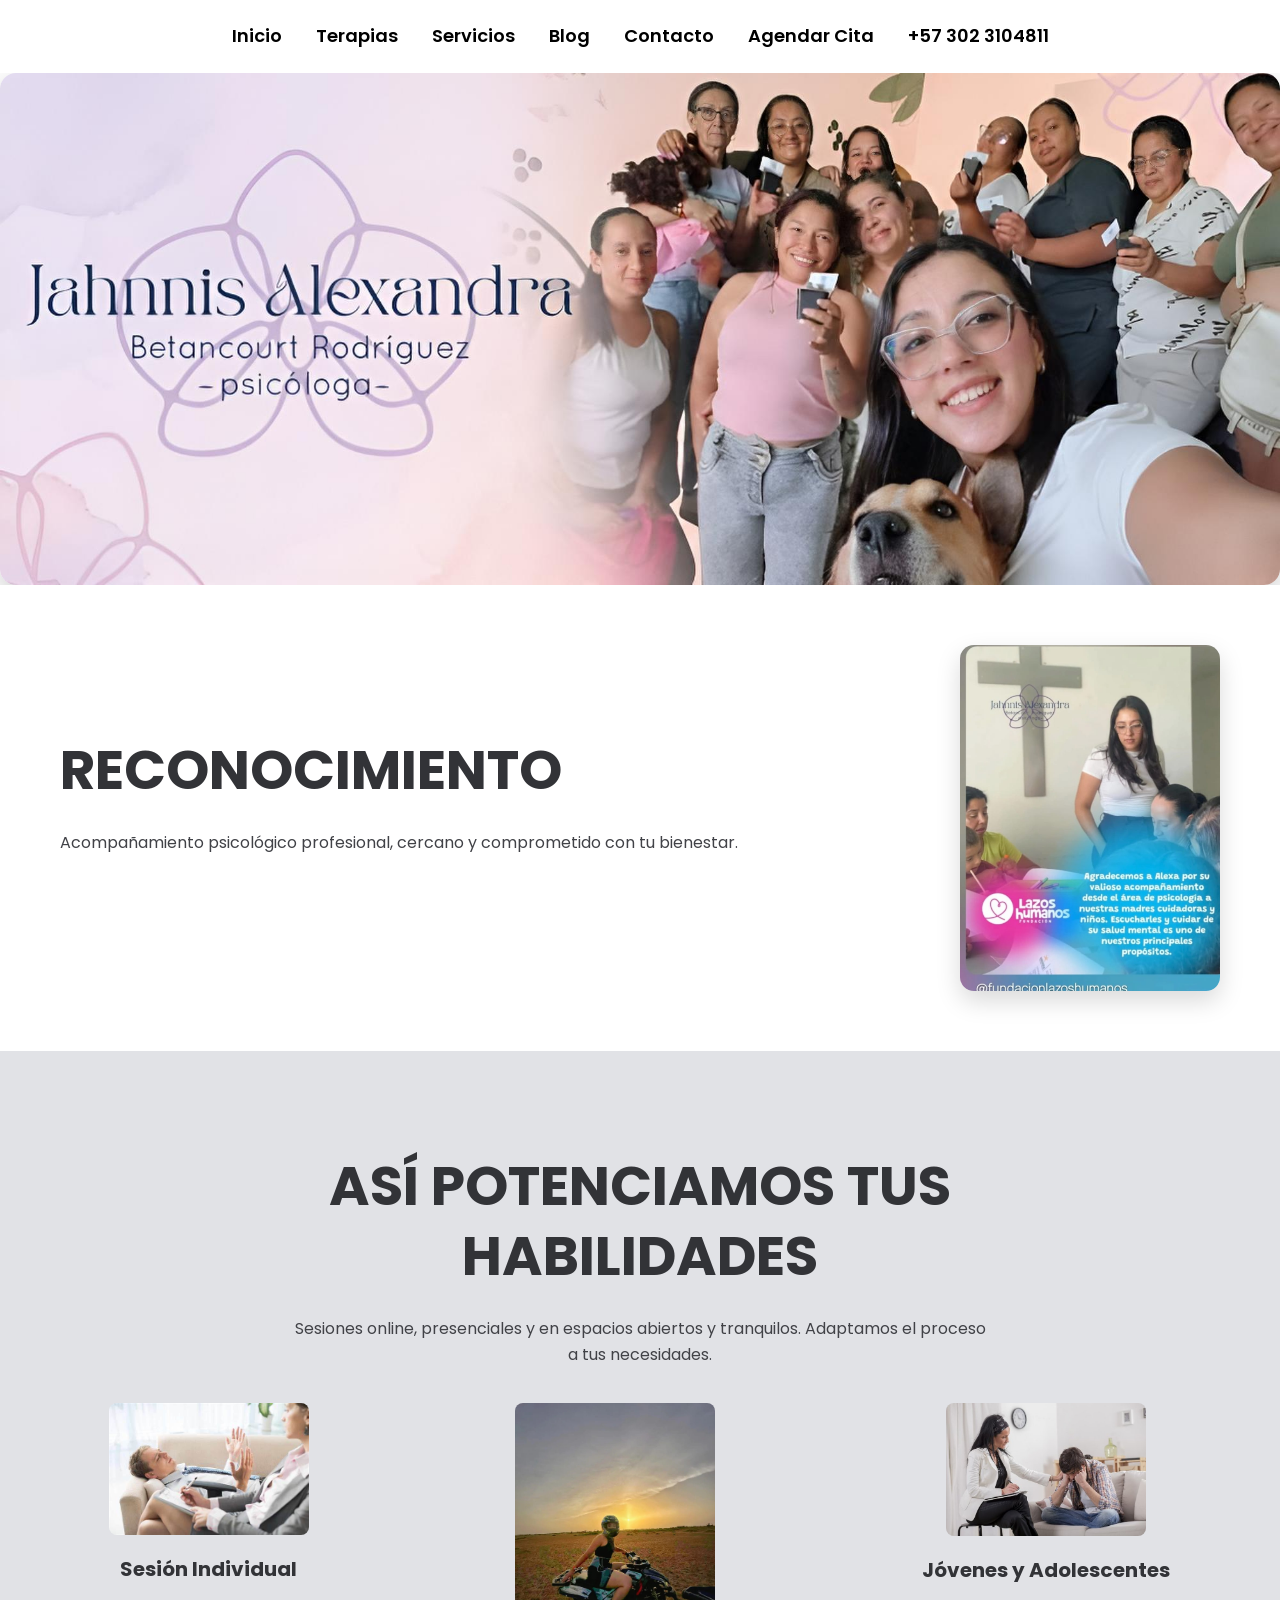
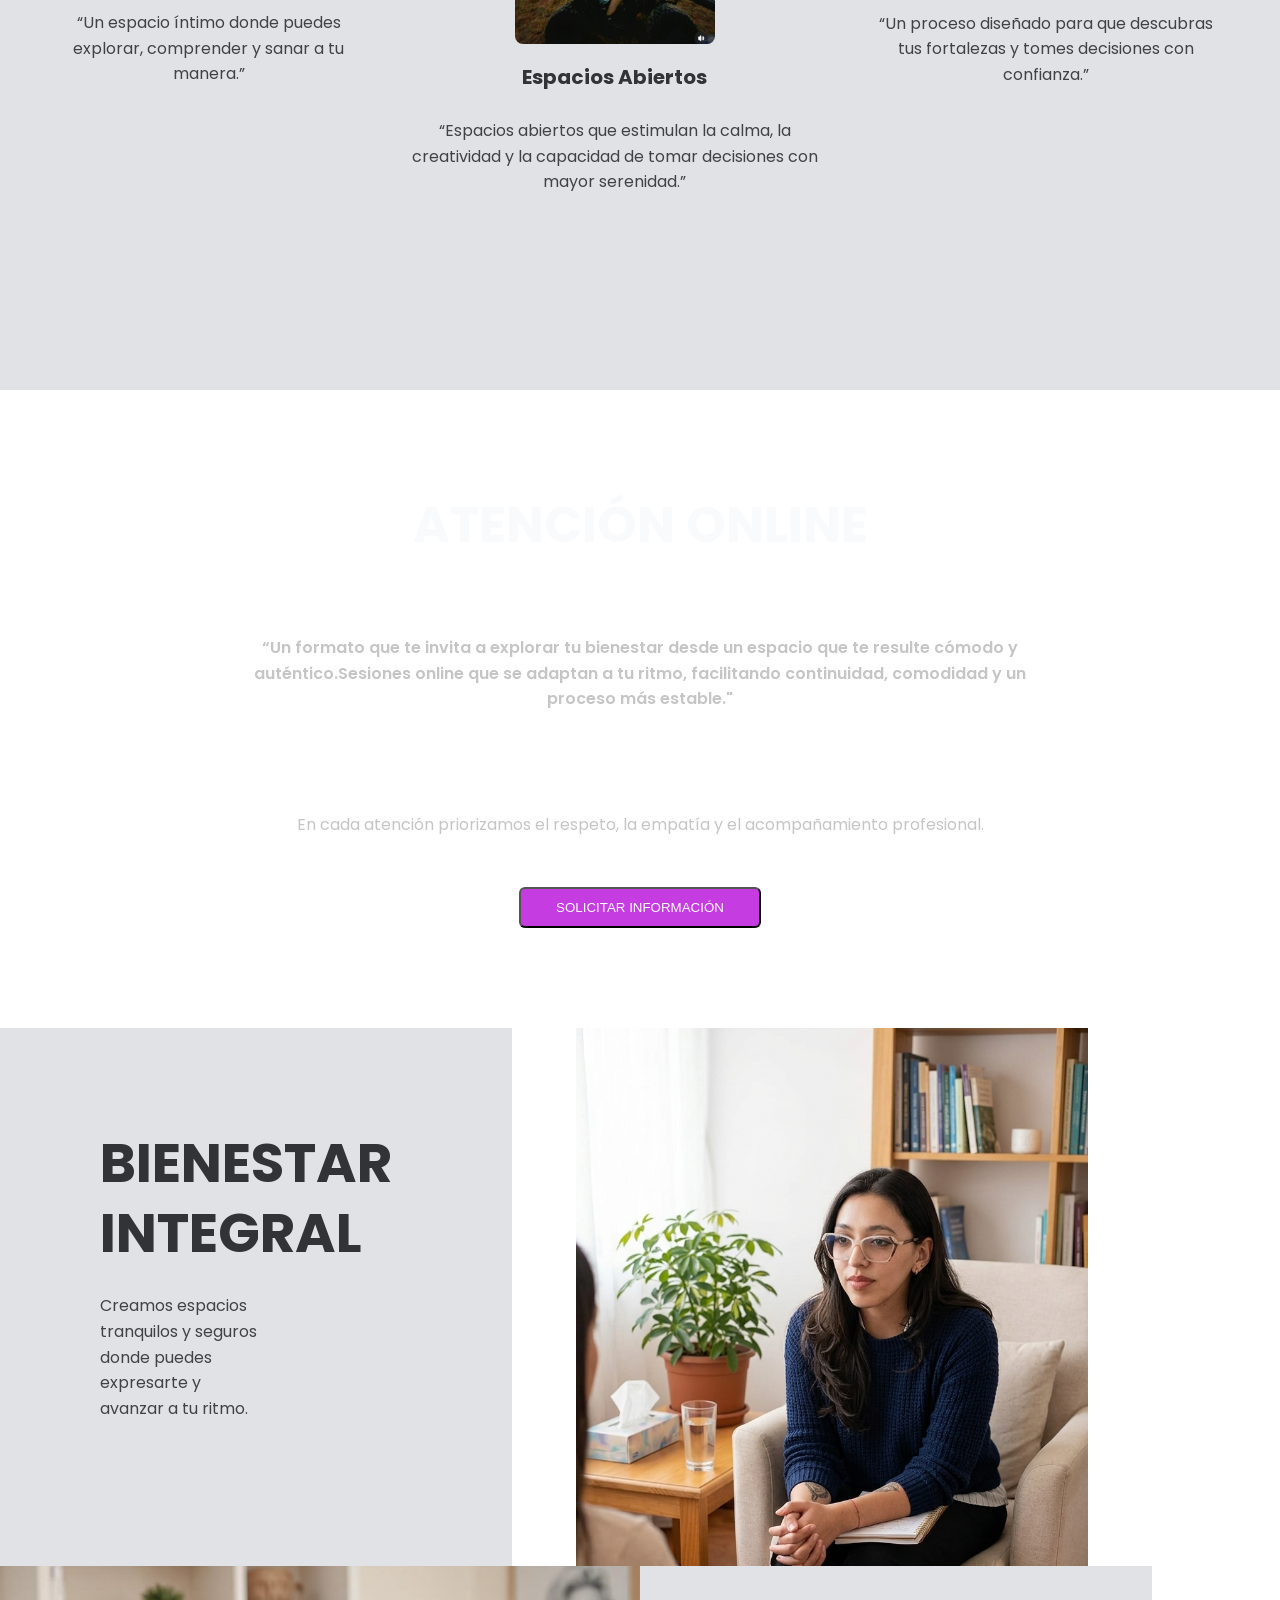
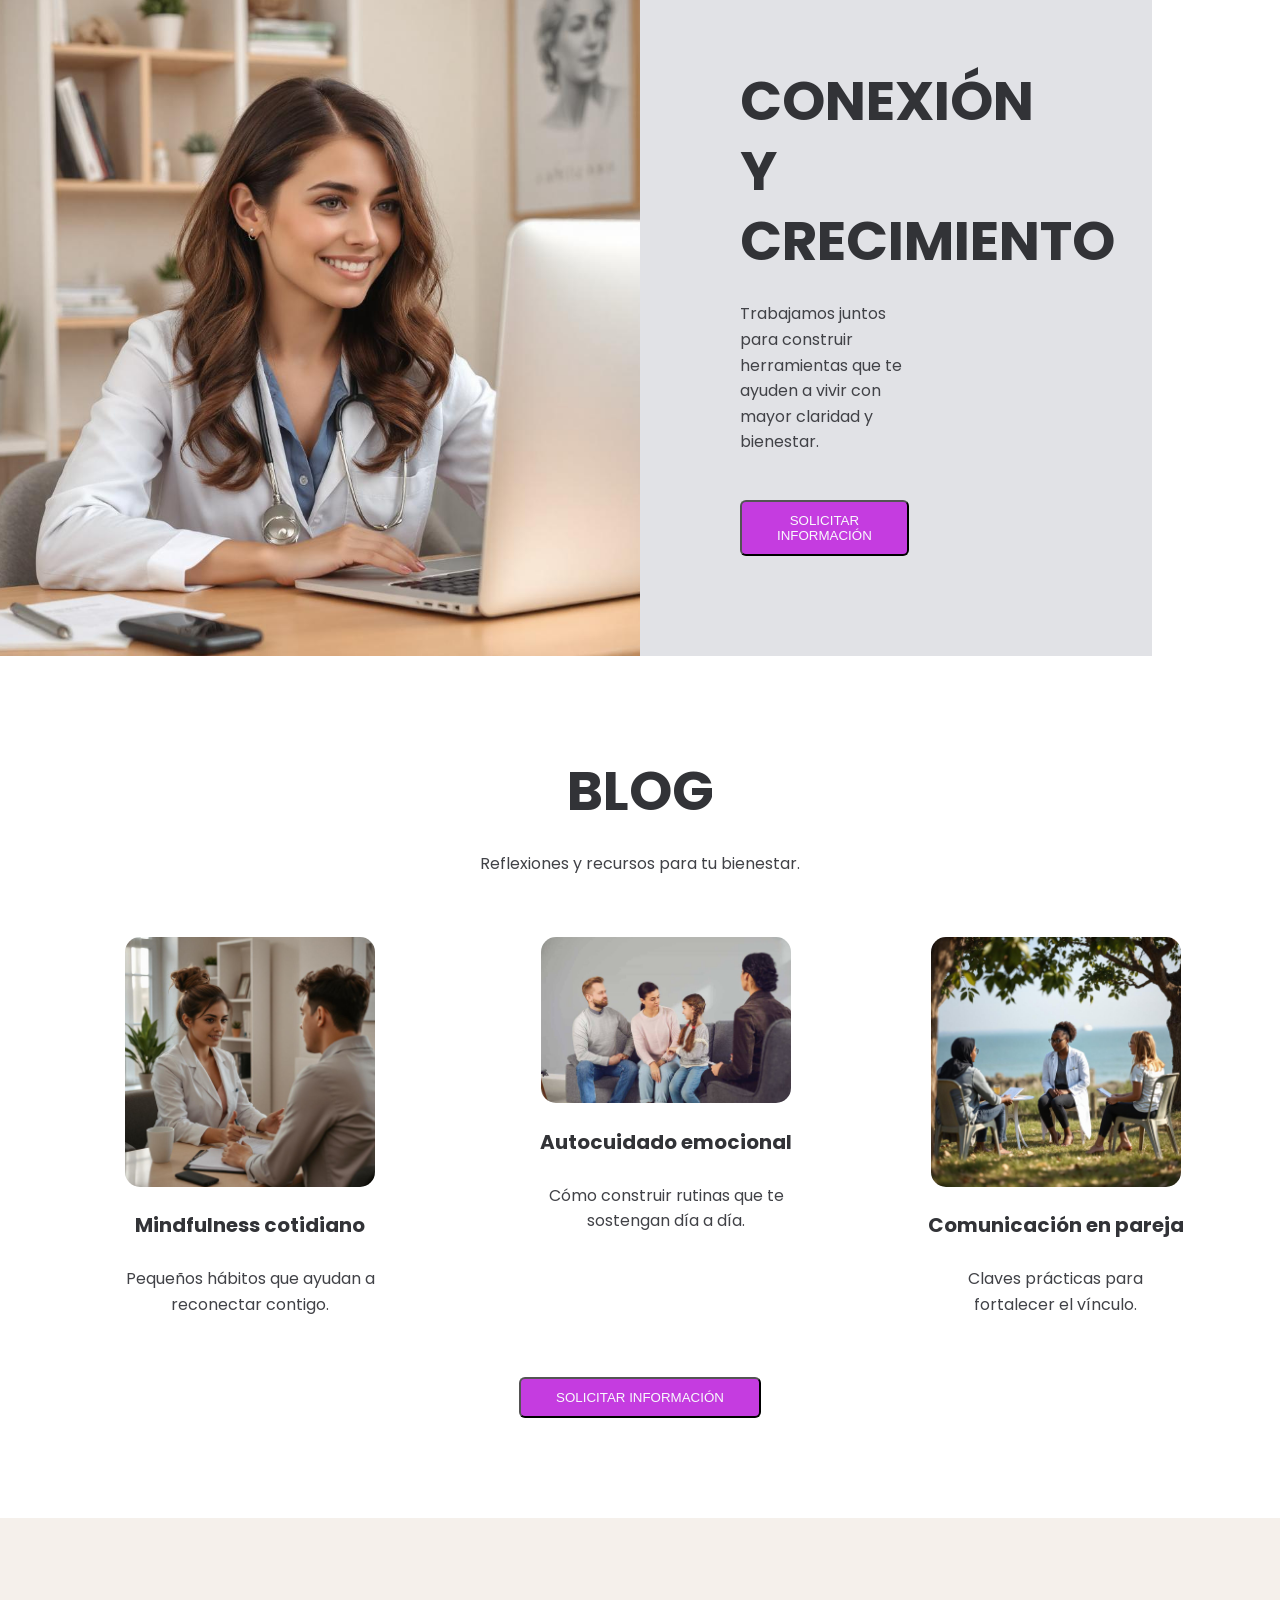
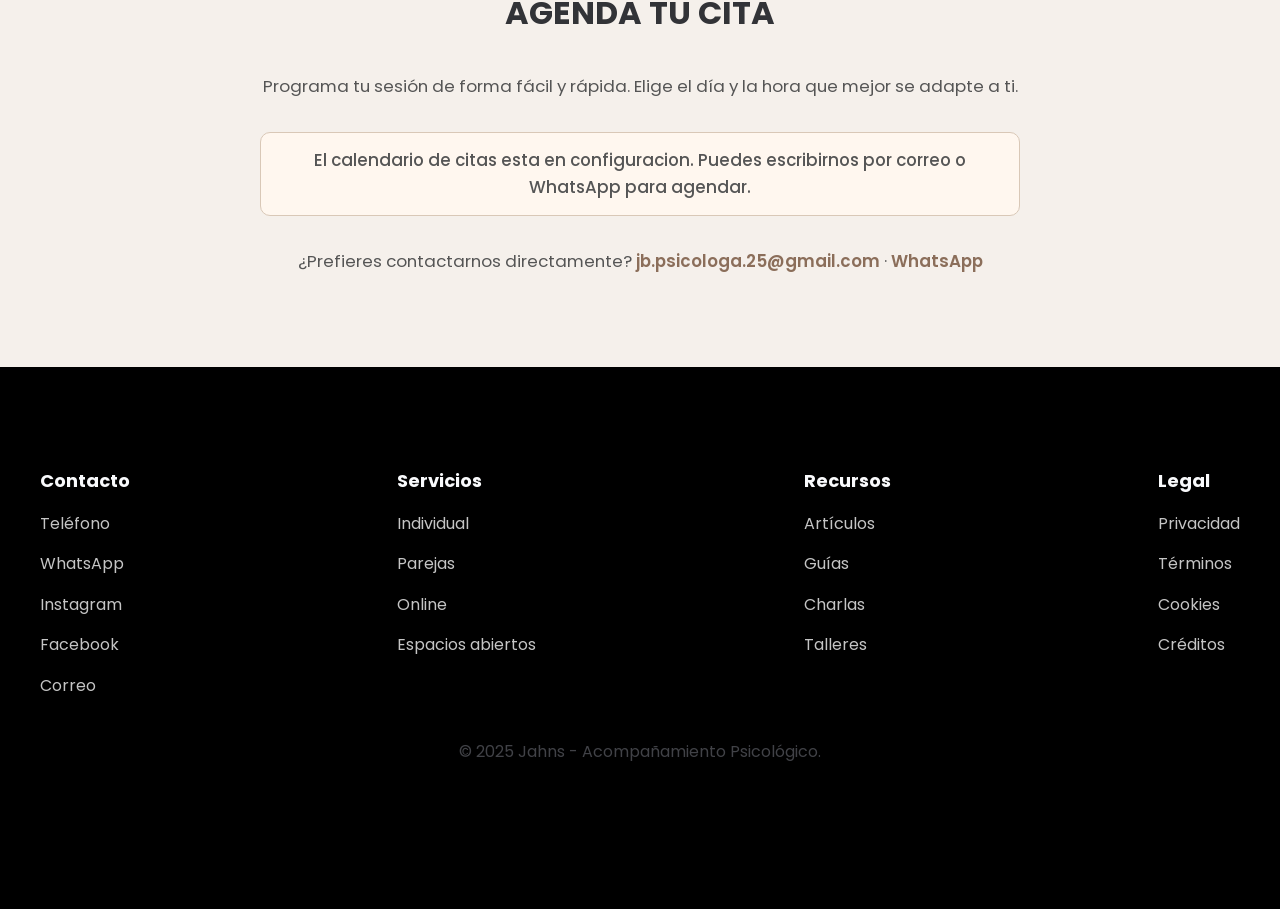
<file: index.html>
<!DOCTYPE html>
<html lang="es">
<head>
  <meta charset="UTF-8">
  <meta name="viewport" content="width=device-width, initial-scale=1.0">
  <meta http-equiv="Cache-Control" content="no-cache, no-store, must-revalidate">
  <meta http-equiv="Pragma" content="no-cache">
  <meta http-equiv="Expires" content="0">
  <title>Jahns | Psicología</title>
  <link rel="stylesheet" href="style.css?v=93b965a">
</head>
<body>

  <header class="header">
    <div class="menu container">
      <a href="#" class="logo">
       </a>
      <input type="checkbox" id="menu" />
      <label for="menu" class="menu-label"><span class="menu-icono">☰</span></label>
      <nav class="navbar">
        <ul>
          <li><a href="#">Inicio</a></li>
          <li><a href="#terapia">Terapias</a></li>
          <li><a href="#servicios">Servicios</a></li>
          <li><a href="#blog">Blog</a></li>
          <li><a href="#contacto">Contacto</a></li>
          <li><a href="#citas">Agendar Cita</a></li>
          <li><a href="tel:+573023104811">+57 302 3104811</a></li>
        </ul>
      </nav>
    </div>

    <div class="header-brand">
      <img src="images/jahnnsGf.jpg" alt="Logo" class="brand-logo">

    </div>
  </header>

  <section class="reconocimiento container">
    <div class="reconocimiento-texto">
      <h2>Reconocimiento</h2>
      <p>
        Acompañamiento psicológico profesional, cercano y comprometido con tu bienestar.
      </p>

    </div>
    <div class="reconocimiento-foto">
      <img src="images/Reconocimiento.jpeg" alt="Psicóloga con reconocimiento">
    </div>
  </section>


  <section id="terapia" class="terapia">
    <div class="terapia-content container">
      <h2>Así potenciamos tus habilidades</h2>
      <p class="txt-p">
        Sesiones online, presenciales y en espacios abiertos y tranquilos. Adaptamos el proceso a tus necesidades.
      </p>
      <div class="terapia-group">
        <div class="terapia-1">
          <img src="images/ps1.jpeg" alt="Sesión Individual">
          <h3>Sesión Individual</h3>
          <p>“Un espacio íntimo donde puedes explorar, comprender y sanar a tu manera.”</p>
        </div>
        <div class="terapia-1">
          <img src="images/espacioabierto.jpeg" alt="Sesión al Aire Libre">
          <h3>Espacios Abiertos</h3>
          <p>“Espacios abiertos que estimulan la calma, la creatividad y la capacidad de tomar decisiones con
              mayor serenidad.”</p>
        </div>
        <div class="terapia-1">
          <img src="images/ps2.jpeg" alt="Sesión con Jóvenes">
          <h3>Jóvenes y Adolescentes</h3>
          <p>“Un proceso diseñado para que descubras tus fortalezas y tomes decisiones con confianza.”</p>
        </div>
      </div>
    </div>
  </section>

  <main id="servicios" class="servicios">
    <div class="servicios-content container">
      <h2>Atención Online</h2>
      <div class="servicios-group">
        <div class="servicios-1">


          <p class="texto-limitado">“Un formato que te invita a explorar tu bienestar desde un espacio que te resulte cómodo y auténtico.Sesiones online que se adaptan a tu ritmo, facilitando continuidad, comodidad y un proceso más estable."</p>
        </div>
      </div>
      <p>
        En cada atención priorizamos el respeto, la empatía y el acompañamiento profesional.
      </p>
      <button type="button" class="btn-1 btn-abrir-modal" onclick="abrirModal(event)">Solicitar Información</button>
    </div>
  </main>

  <section class="general">
    <div class="general-1">
      <h2>Bienestar Integral</h2>
      <p>
        Creamos espacios tranquilos y seguros donde puedes expresarte y avanzar a tu ritmo.
      </p>
    </div>
    <div class="general-2"></div>
  </section>

  <section class="general">
    <div class="general-3"></div>
    <div class="general-1">
      <h2>Conexión y Crecimiento</h2>
      <p>
        Trabajamos juntos para construir herramientas que te ayuden a vivir con mayor claridad y bienestar.
      </p>
      <button type="button" class="btn-1 btn-abrir-modal" onclick="abrirModal(event)">Solicitar Información</button>
    </div>
  </section>

  <section id="blog" class="blog container">
    <h2>Blog</h2>
    <p>Reflexiones y recursos para tu bienestar.</p>
    <div class="blog-content">
      <div class="blog-1">
        <img src="images/ps7.jpg" alt="Artículo 1">
        <h3>Mindfulness cotidiano</h3>
        <p>Pequeños hábitos que ayudan a reconectar contigo.</p>
      </div>
      <div class="blog-1">
        <img src="images/ps6.jpg" alt="Artículo 3">
        <h3>Autocuidado emocional</h3>
        <p>Cómo construir rutinas que te sostengan día a día.</p>
      </div>
      <div class="blog-1">
        <img src="images/ps8.jpg" alt="Artículo 2">
        <h3>Comunicación en pareja</h3>
        <p>Claves prácticas para fortalecer el vínculo.</p>
      </div>
    </div>
    <button type="button" class="btn-1 btn-abrir-modal" onclick="abrirModal(event)">Solicitar Información</button>
  </section>

  <section id="citas" class="citas">
    <div class="citas-content container">
      <h2>Agenda tu Cita</h2>
      <p>Programa tu sesión de forma fácil y rápida. Elige el día y la hora que mejor se adapte a ti.</p>
      <!-- Reemplaza el src del iframe con el enlace de tu calendario de Google.
           Ve a Google Calendar → Crear → Horario de citas → Compartir → Copiar enlace de reserva.
           Luego pega ese enlace en el atributo src del iframe de abajo. -->
      <div class="citas-calendario">
        <iframe
          id="iframeCitas"
          src=""
          style="border:0"
          width="100%"
          height="600"
          frameborder="0"
          scrolling="no"
          title="Agenda tu cita">
        </iframe>
      </div>
      <p id="citasPendiente" class="citas-pendiente" style="display:none">
        El calendario de citas esta en configuracion. Puedes escribirnos por correo o WhatsApp para agendar.
      </p>
      <p class="citas-alt">¿Prefieres contactarnos directamente?
        <a href="mailto:jb.psicologa.25@gmail.com">jb.psicologa.25@gmail.com</a> ·
        <a href="https://wa.me/573023104811">WhatsApp</a>
      </p>
    </div>
  </section>

  <footer id="contacto" class="footer">
    <div class="footer-content container">
      <div class="link">
        <h3>Contacto</h3>
        <ul>
          <li><a href="tel:+573023104811">Teléfono</a></li>
          <li><a href="https://wa.me/573023104811">WhatsApp</a></li>
          <li><a href="https://www.instagram.com/alexa_11.17?igsh=MWwycTdrNnJoaTl0ZA==">Instagram</a></li>
          <li><a href="https://www.facebook.com/share/1E8XmenPEP/">Facebook</a></li>
          <li><a href="mailto:jb.psicologa.25@gmail.com">Correo</a></li>
        </ul>
      </div>
      <div class="link">
        <h3>Servicios</h3>
        <ul>
          <li><a href="#">Individual</a></li>
          <li><a href="#">Parejas</a></li>
          <li><a href="#">Online</a></li>
          <li><a href="#">Espacios abiertos</a></li>
        </ul>
      </div>
      <div class="link">
        <h3>Recursos</h3>
        <ul>
          <li><a href="#">Artículos</a></li>
          <li><a href="#">Guías</a></li>
          <li><a href="#">Charlas</a></li>
          <li><a href="#">Talleres</a></li>
        </ul>
      </div>
      <div class="link">
        <h3>Legal</h3>
        <ul>
          <li><a href="#">Privacidad</a></li>
          <li><a href="#">Términos</a></li>
          <li><a href="#">Cookies</a></li>
          <li><a href="#">Créditos</a></li>
        </ul>
      </div>
    </div>
    <div class="footer-copy container">
      <p>&copy; 2025 Jahns - Acompañamiento Psicológico.</p>
    </div>
  </footer>

<!-- ===== MODAL SOLICITUD ===== -->
<div id="modalContacto" class="modal-overlay" role="dialog" aria-modal="true" aria-labelledby="modalTitulo">
  <div class="modal-box">
    <button type="button" class="modal-cerrar" onclick="cerrarModal()" aria-label="Cerrar">&times;</button>
    <h2 id="modalTitulo">Solicitar Información</h2>
    <p class="modal-sub">Cuéntanos un poco sobre ti y te contactaremos pronto.</p>

    <form id="formContacto" class="modal-form" onsubmit="enviarFormulario(event)">
      <div class="form-row">
        <div class="form-group">
          <label for="fNombre">Nombre *</label>
          <input type="text" id="fNombre" name="nombre" required placeholder="Tu nombre">
        </div>
        <div class="form-group">
          <label for="fApellido">Apellido *</label>
          <input type="text" id="fApellido" name="apellido" required placeholder="Tu apellido">
        </div>
      </div>

      <div class="form-group">
        <label for="fTelefono">Número de teléfono *</label>
        <input type="tel" id="fTelefono" name="telefono" required placeholder="Ej: +57 300 0000000">
      </div>

      <div class="form-group">
        <label for="fConsulta">Tipo de consulta *</label>
        <select id="fConsulta" name="consulta" required>
          <option value="" disabled selected>Selecciona una opción</option>
          <option value="individual">Sesión Individual</option>
          <option value="parejas">Sesión de Parejas</option>
          <option value="jovenes">Jóvenes y Adolescentes</option>
          <option value="online">Atención Online</option>
          <option value="espacios">Espacios Abiertos</option>
        </select>
      </div>

      <div class="form-group">
        <label for="fComentario">¿De qué quieres hablar?</label>
        <textarea id="fComentario" name="comentario" rows="3" placeholder="Cuéntanos brevemente lo que necesitas..."></textarea>
      </div>

      <div class="form-group">
        <label>¿Cómo prefieres que te contactemos? *</label>
        <div class="form-opciones">
          <label class="opcion-radio">
            <input type="radio" name="modalidad" value="llamada" onchange="mostrarCalendario(this)" required> Llamada telefónica
          </label>
          <label class="opcion-radio">
            <input type="radio" name="modalidad" value="online" onchange="mostrarCalendario(this)"> Consulta online
          </label>
        </div>
      </div>

      <div id="bloqueCalendario" class="form-group" style="display:none">
        <label>Elige día y hora en el calendario</label>
        <div class="calendario-embed">
          <!-- Reemplaza REEMPLAZAR_CON_TU_ENLACE con el enlace de tu horario de Google Calendar -->
          <iframe
            id="iframeModalCitas"
            src=""
            style="border:0" width="100%" height="450"
            frameborder="0" scrolling="no"
            title="Selecciona fecha y hora">
          </iframe>
        </div>
        <p id="modalCalendarioPendiente" class="modal-cal-pendiente" style="display:none">
          El calendario aun no esta configurado. Te contactaremos para confirmar tu horario.
        </p>
      </div>

      <button type="submit" class="btn-1 btn-submit">Enviar solicitud</button>
    </form>

    <div id="formExito" class="form-exito" style="display:none">
      <p>✅ ¡Gracias! Recibimos tu solicitud. Nos pondremos en contacto contigo muy pronto.</p>
      <button type="button" class="btn-1" onclick="cerrarModal()">Cerrar</button>
    </div>
  </div>
</div>

<script>
  var CALENDAR_URL = '';
  var CONTACT_EMAIL = 'jb.psicologa.25@gmail.com';
  var WHATSAPP_NUMBER = '573023104811';

  function configurarCalendarios() {
    var iframeCitas = document.getElementById('iframeCitas');
    var iframeModal = document.getElementById('iframeModalCitas');
    var avisoCitas = document.getElementById('citasPendiente');
    var avisoModal = document.getElementById('modalCalendarioPendiente');
    var calendarioSeccion = document.querySelector('.citas-calendario');

    if (CALENDAR_URL && CALENDAR_URL.indexOf('REEMPLAZAR_CON_TU_ENLACE') === -1) {
      if (iframeCitas) iframeCitas.src = CALENDAR_URL;
      if (iframeModal) iframeModal.src = CALENDAR_URL;
      if (avisoCitas) avisoCitas.style.display = 'none';
      if (avisoModal) avisoModal.style.display = 'none';
      if (calendarioSeccion) calendarioSeccion.style.display = 'block';
    } else {
      if (avisoCitas) avisoCitas.style.display = 'block';
      if (avisoModal) avisoModal.style.display = 'block';
      if (calendarioSeccion) calendarioSeccion.style.display = 'none';
    }
  }

  function abrirModal(e) {
    if (e) {
      e.preventDefault();
      e.stopPropagation();
    }
    var modal = document.getElementById('modalContacto');
    if (!modal) return;
    modal.classList.add('activo');
    modal.style.display = 'flex';
    modal.style.visibility = 'visible';
    document.body.style.overflow = 'hidden';
  }
  function cerrarModal() {
    var modal = document.getElementById('modalContacto');
    if (!modal) return;
    modal.classList.remove('activo');
    modal.style.display = 'none';
    modal.style.visibility = 'hidden';
    document.body.style.overflow = '';
    document.getElementById('formContacto').style.display = 'block';
    document.getElementById('formExito').style.display = 'none';
    document.getElementById('formContacto').reset();
    document.getElementById('bloqueCalendario').style.display = 'none';
  }
  document.getElementById('modalContacto').addEventListener('click', function(e) {
    if (e.target === this) cerrarModal();
  });
  function mostrarCalendario(radio) {
    var bloqueCalendario = document.getElementById('bloqueCalendario');
    if (!bloqueCalendario) return;

    if (!CALENDAR_URL || CALENDAR_URL.indexOf('REEMPLAZAR_CON_TU_ENLACE') !== -1) {
      bloqueCalendario.style.display = 'none';
      return;
    }

    document.getElementById('bloqueCalendario').style.display =
      (radio.value === 'llamada' || radio.value === 'online') ? 'block' : 'none';
  }
  function enviarFormulario(e) {
    e.preventDefault();
    var nombre = document.getElementById('fNombre').value.trim();
    var apellido = document.getElementById('fApellido').value.trim();
    var telefono = document.getElementById('fTelefono').value.trim();
    var consultaSelect = document.getElementById('fConsulta');
    var consulta = consultaSelect.options[consultaSelect.selectedIndex].text;
    var comentario = document.getElementById('fComentario').value.trim() || 'Sin comentario';
    var modalidad = document.querySelector('input[name="modalidad"]:checked');
    var modalidadTexto = modalidad ? modalidad.value : 'No especificada';

    var asunto = 'Tiene un correo de posible paciente';
    var mensajePlano =
      'Tiene un correo de posible paciente.\n\n' +
      'Nombre: ' + nombre + ' ' + apellido + '\n' +
      'Telefono: ' + telefono + '\n' +
      'Tipo de consulta: ' + consulta + '\n' +
      'Modalidad: ' + modalidadTexto + '\n' +
      'Comentario: ' + comentario;

    var mailtoUrl =
      'mailto:' + CONTACT_EMAIL +
      '?subject=' + encodeURIComponent(asunto) +
      '&body=' + encodeURIComponent(mensajePlano);

    var whatsappUrl =
      'https://wa.me/' + WHATSAPP_NUMBER +
      '?text=' + encodeURIComponent(mensajePlano);

    window.open(whatsappUrl, '_blank', 'noopener');
    window.location.href = mailtoUrl;

    document.getElementById('formContacto').style.display = 'none';
    document.getElementById('formExito').style.display = 'block';
  }

  document.querySelectorAll('.btn-abrir-modal').forEach(function(btn) {
    btn.addEventListener('click', abrirModal);
  });

  document.addEventListener('keydown', function(e) {
    if (e.key === 'Escape') {
      cerrarModal();
    }
  });

  // Estado inicial defensivo por si hay cache viejo de CSS.
  var modalInicial = document.getElementById('modalContacto');
  if (modalInicial) {
    modalInicial.style.display = 'none';
    modalInicial.style.visibility = 'hidden';
  }

  configurarCalendarios();
</script>

</body>
</html>
</file>
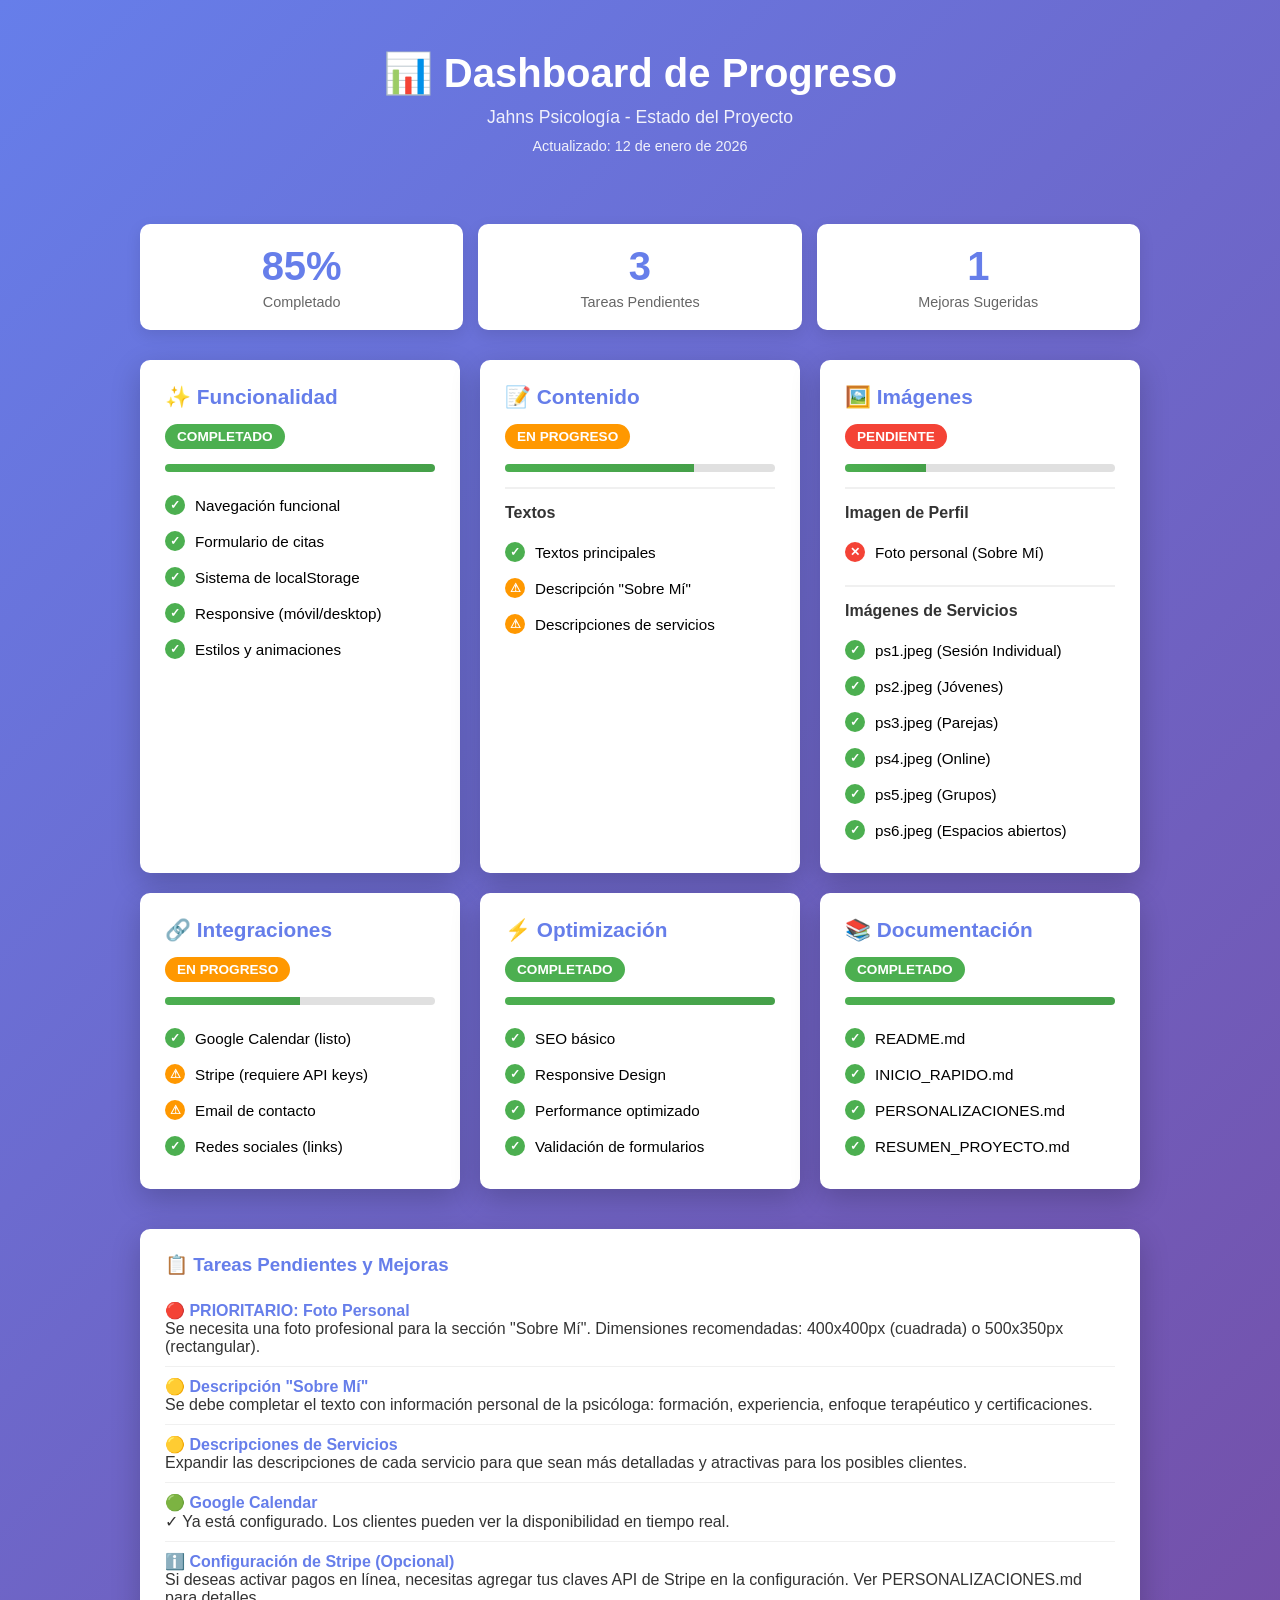
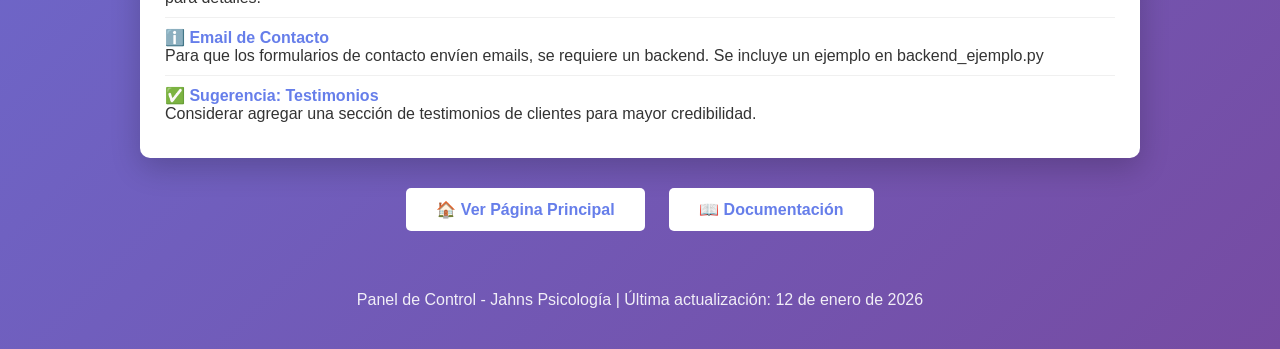
<file: STATUS_PROYECTO.html>
<!DOCTYPE html>
<html lang="es">
<head>
  <meta charset="UTF-8">
  <meta name="viewport" content="width=device-width, initial-scale=1.0">
  <title>Status | Jahns Psicología - Panel de Progreso</title>
  <style>
    * {
      margin: 0;
      padding: 0;
      box-sizing: border-box;
    }

    body {
      font-family: 'Segoe UI', Tahoma, Geneva, Verdana, sans-serif;
      background: linear-gradient(135deg, #667eea 0%, #764ba2 100%);
      min-height: 100vh;
      padding: 20px;
    }

    .container {
      max-width: 1000px;
      margin: 0 auto;
    }

    header {
      text-align: center;
      color: white;
      margin-bottom: 40px;
      padding: 30px 0;
    }

    header h1 {
      font-size: 2.5em;
      margin-bottom: 10px;
    }

    header p {
      font-size: 1.1em;
      opacity: 0.9;
    }

    .dashboard {
      display: grid;
      grid-template-columns: repeat(auto-fit, minmax(300px, 1fr));
      gap: 20px;
      margin-bottom: 40px;
    }

    .card {
      background: white;
      border-radius: 10px;
      padding: 25px;
      box-shadow: 0 10px 30px rgba(0, 0, 0, 0.2);
      transition: transform 0.3s ease, box-shadow 0.3s ease;
    }

    .card:hover {
      transform: translateY(-5px);
      box-shadow: 0 15px 40px rgba(0, 0, 0, 0.3);
    }

    .card h2 {
      color: #667eea;
      margin-bottom: 15px;
      font-size: 1.3em;
    }

    .status-badge {
      display: inline-block;
      padding: 5px 12px;
      border-radius: 20px;
      font-size: 0.85em;
      font-weight: bold;
      margin-bottom: 15px;
    }

    .status-complete {
      background-color: #4CAF50;
      color: white;
    }

    .status-pending {
      background-color: #FF9800;
      color: white;
    }

    .status-missing {
      background-color: #f44336;
      color: white;
    }

    .progress-bar {
      width: 100%;
      height: 8px;
      background-color: #e0e0e0;
      border-radius: 10px;
      margin-bottom: 15px;
      overflow: hidden;
    }

    .progress-fill {
      height: 100%;
      background: linear-gradient(90deg, #4CAF50, #45a049);
      transition: width 0.3s ease;
    }

    .item-list {
      list-style: none;
    }

    .item-list li {
      padding: 8px 0;
      display: flex;
      align-items: center;
      font-size: 0.95em;
    }

    .item-icon {
      width: 20px;
      height: 20px;
      margin-right: 10px;
      border-radius: 50%;
      display: flex;
      align-items: center;
      justify-content: center;
      color: white;
      font-size: 12px;
      font-weight: bold;
    }

    .icon-check {
      background-color: #4CAF50;
    }

    .icon-pending {
      background-color: #FF9800;
    }

    .icon-missing {
      background-color: #f44336;
    }

    .section-title {
      color: #333;
      font-weight: 600;
      margin-bottom: 12px;
      margin-top: 15px;
      padding-top: 15px;
      border-top: 2px solid #f0f0f0;
    }

    .section-title:first-child {
      margin-top: 0;
      border-top: none;
    }

    .footer {
      text-align: center;
      color: white;
      margin-top: 40px;
      padding: 20px;
      opacity: 0.9;
    }

    .stats {
      display: grid;
      grid-template-columns: repeat(3, 1fr);
      gap: 15px;
      margin-bottom: 30px;
    }

    .stat-box {
      background: white;
      padding: 20px;
      border-radius: 10px;
      text-align: center;
      box-shadow: 0 5px 15px rgba(0, 0, 0, 0.1);
    }

    .stat-number {
      font-size: 2.5em;
      font-weight: bold;
      color: #667eea;
      margin-bottom: 5px;
    }

    .stat-label {
      color: #666;
      font-size: 0.9em;
    }

    .notes {
      background: white;
      border-radius: 10px;
      padding: 25px;
      margin-top: 20px;
      box-shadow: 0 10px 30px rgba(0, 0, 0, 0.2);
    }

    .notes h3 {
      color: #667eea;
      margin-bottom: 15px;
    }

    .note-item {
      padding: 10px 0;
      border-bottom: 1px solid #f0f0f0;
      color: #333;
    }

    .note-item:last-child {
      border-bottom: none;
    }

    .note-title {
      font-weight: 600;
      color: #667eea;
    }

    .btn-container {
      text-align: center;
      margin-top: 30px;
    }

    .btn {
      display: inline-block;
      padding: 12px 30px;
      background-color: white;
      color: #667eea;
      text-decoration: none;
      border-radius: 5px;
      font-weight: bold;
      transition: all 0.3s ease;
      margin: 0 10px;
    }

    .btn:hover {
      background-color: #f0f0f0;
      transform: scale(1.05);
    }

    @media (max-width: 768px) {
      header h1 {
        font-size: 1.8em;
      }

      .stats {
        grid-template-columns: 1fr;
      }

      .dashboard {
        grid-template-columns: 1fr;
      }
    }
  </style>
</head>
<body>
  <div class="container">
    <header>
      <h1>📊 Dashboard de Progreso</h1>
      <p>Jahns Psicología - Estado del Proyecto</p>
      <p style="font-size: 0.9em; margin-top: 10px;">Actualizado: 12 de enero de 2026</p>
    </header>

    <div class="stats">
      <div class="stat-box">
        <div class="stat-number">85%</div>
        <div class="stat-label">Completado</div>
      </div>
      <div class="stat-box">
        <div class="stat-number">3</div>
        <div class="stat-label">Tareas Pendientes</div>
      </div>
      <div class="stat-box">
        <div class="stat-number">1</div>
        <div class="stat-label">Mejoras Sugeridas</div>
      </div>
    </div>

    <div class="dashboard">
      <!-- Card 1: Funcionalidad -->
      <div class="card">
        <h2>✨ Funcionalidad</h2>
        <span class="status-badge status-complete">COMPLETADO</span>
        <div class="progress-bar">
          <div class="progress-fill" style="width: 100%;"></div>
        </div>
        <ul class="item-list">
          <li>
            <div class="item-icon icon-check">✓</div>
            <span>Navegación funcional</span>
          </li>
          <li>
            <div class="item-icon icon-check">✓</div>
            <span>Formulario de citas</span>
          </li>
          <li>
            <div class="item-icon icon-check">✓</div>
            <span>Sistema de localStorage</span>
          </li>
          <li>
            <div class="item-icon icon-check">✓</div>
            <span>Responsive (móvil/desktop)</span>
          </li>
          <li>
            <div class="item-icon icon-check">✓</div>
            <span>Estilos y animaciones</span>
          </li>
        </ul>
      </div>

      <!-- Card 2: Contenido -->
      <div class="card">
        <h2>📝 Contenido</h2>
        <span class="status-badge status-pending">EN PROGRESO</span>
        <div class="progress-bar">
          <div class="progress-fill" style="width: 70%;"></div>
        </div>
        <div class="section-title">Textos</div>
        <ul class="item-list">
          <li>
            <div class="item-icon icon-check">✓</div>
            <span>Textos principales</span>
          </li>
          <li>
            <div class="item-icon icon-pending">⚠</div>
            <span>Descripción "Sobre Mí"</span>
          </li>
          <li>
            <div class="item-icon icon-pending">⚠</div>
            <span>Descripciones de servicios</span>
          </li>
        </ul>
      </div>

      <!-- Card 3: Imágenes -->
      <div class="card">
        <h2>🖼️ Imágenes</h2>
        <span class="status-badge status-missing">PENDIENTE</span>
        <div class="progress-bar">
          <div class="progress-fill" style="width: 30%;"></div>
        </div>
        <div class="section-title">Imagen de Perfil</div>
        <ul class="item-list">
          <li>
            <div class="item-icon icon-missing">✕</div>
            <span>Foto personal (Sobre Mí)</span>
          </li>
        </ul>
        <div class="section-title">Imágenes de Servicios</div>
        <ul class="item-list">
          <li>
            <div class="item-icon icon-check">✓</div>
            <span>ps1.jpeg (Sesión Individual)</span>
          </li>
          <li>
            <div class="item-icon icon-check">✓</div>
            <span>ps2.jpeg (Jóvenes)</span>
          </li>
          <li>
            <div class="item-icon icon-check">✓</div>
            <span>ps3.jpeg (Parejas)</span>
          </li>
          <li>
            <div class="item-icon icon-check">✓</div>
            <span>ps4.jpeg (Online)</span>
          </li>
          <li>
            <div class="item-icon icon-check">✓</div>
            <span>ps5.jpeg (Grupos)</span>
          </li>
          <li>
            <div class="item-icon icon-check">✓</div>
            <span>ps6.jpeg (Espacios abiertos)</span>
          </li>
        </ul>
      </div>

      <!-- Card 4: Integraciones -->
      <div class="card">
        <h2>🔗 Integraciones</h2>
        <span class="status-badge status-pending">EN PROGRESO</span>
        <div class="progress-bar">
          <div class="progress-fill" style="width: 50%;"></div>
        </div>
        <ul class="item-list">
          <li>
            <div class="item-icon icon-check">✓</div>
            <span>Google Calendar (listo)</span>
          </li>
          <li>
            <div class="item-icon icon-pending">⚠</div>
            <span>Stripe (requiere API keys)</span>
          </li>
          <li>
            <div class="item-icon icon-pending">⚠</div>
            <span>Email de contacto</span>
          </li>
          <li>
            <div class="item-icon icon-check">✓</div>
            <span>Redes sociales (links)</span>
          </li>
        </ul>
      </div>

      <!-- Card 5: Optimización -->
      <div class="card">
        <h2>⚡ Optimización</h2>
        <span class="status-badge status-complete">COMPLETADO</span>
        <div class="progress-bar">
          <div class="progress-fill" style="width: 100%;"></div>
        </div>
        <ul class="item-list">
          <li>
            <div class="item-icon icon-check">✓</div>
            <span>SEO básico</span>
          </li>
          <li>
            <div class="item-icon icon-check">✓</div>
            <span>Responsive Design</span>
          </li>
          <li>
            <div class="item-icon icon-check">✓</div>
            <span>Performance optimizado</span>
          </li>
          <li>
            <div class="item-icon icon-check">✓</div>
            <span>Validación de formularios</span>
          </li>
        </ul>
      </div>

      <!-- Card 6: Documentación -->
      <div class="card">
        <h2>📚 Documentación</h2>
        <span class="status-badge status-complete">COMPLETADO</span>
        <div class="progress-bar">
          <div class="progress-fill" style="width: 100%;"></div>
        </div>
        <ul class="item-list">
          <li>
            <div class="item-icon icon-check">✓</div>
            <span>README.md</span>
          </li>
          <li>
            <div class="item-icon icon-check">✓</div>
            <span>INICIO_RAPIDO.md</span>
          </li>
          <li>
            <div class="item-icon icon-check">✓</div>
            <span>PERSONALIZACIONES.md</span>
          </li>
          <li>
            <div class="item-icon icon-check">✓</div>
            <span>RESUMEN_PROYECTO.md</span>
          </li>
        </ul>
      </div>
    </div>

    <!-- Notas y Cambios Pendientes -->
    <div class="notes">
      <h3>📋 Tareas Pendientes y Mejoras</h3>

      <div class="note-item">
        <span class="note-title">🔴 PRIORITARIO: Foto Personal</span>
        <p>Se necesita una foto profesional para la sección "Sobre Mí". Dimensiones recomendadas: 400x400px (cuadrada) o 500x350px (rectangular).</p>
      </div>

      <div class="note-item">
        <span class="note-title">🟡 Descripción "Sobre Mí"</span>
        <p>Se debe completar el texto con información personal de la psicóloga: formación, experiencia, enfoque terapéutico y certificaciones.</p>
      </div>

      <div class="note-item">
        <span class="note-title">🟡 Descripciones de Servicios</span>
        <p>Expandir las descripciones de cada servicio para que sean más detalladas y atractivas para los posibles clientes.</p>
      </div>

      <div class="note-item">
        <span class="note-title">🟢 Google Calendar</span>
        <p>✓ Ya está configurado. Los clientes pueden ver la disponibilidad en tiempo real.</p>
      </div>

      <div class="note-item">
        <span class="note-title">ℹ️ Configuración de Stripe (Opcional)</span>
        <p>Si deseas activar pagos en línea, necesitas agregar tus claves API de Stripe en la configuración. Ver PERSONALIZACIONES.md para detalles.</p>
      </div>

      <div class="note-item">
        <span class="note-title">ℹ️ Email de Contacto</span>
        <p>Para que los formularios de contacto envíen emails, se requiere un backend. Se incluye un ejemplo en backend_ejemplo.py</p>
      </div>

      <div class="note-item">
        <span class="note-title">✅ Sugerencia: Testimonios</span>
        <p>Considerar agregar una sección de testimonios de clientes para mayor credibilidad.</p>
      </div>
    </div>

    <!-- Botones de Acción -->
    <div class="btn-container">
      <a href="index.html" class="btn">🏠 Ver Página Principal</a>
      <a href="README.md" class="btn">📖 Documentación</a>
    </div>

    <div class="footer">
      <p>Panel de Control - Jahns Psicología | Última actualización: 12 de enero de 2026</p>
    </div>
  </div>
</body>
</html>
</file>
<file: style.css>
@import url('https://fonts.googleapis.com/css2?family=Poppins:wght@400;500;600;700;800&display=swap');

* {
  margin: 0;
  padding: 0;
  box-sizing: border-box;
}

html { scroll-behavior: smooth; }
body {
  font-family: 'Poppins', sans-serif;
  line-height: 1.6;
  color: #323337;
}

ul { list-style: none; }
a { text-decoration: none; }

.container { max-width: 1200px; margin: 0 auto; }

/* Header */
.header {
  background: none;
  padding: 0;
  position: relative;
}

.menu {
  position: absolute;
  top: 0;
  left: 0;
  right: 0;
  display: flex;
  align-items: center;
  justify-content: flex-end;
  padding: 16px 40px;
  background: transparent;
  -webkit-backdrop-filter: none;
  backdrop-filter: none;
  box-shadow: none;
  z-index: 20;
}

.logo { display: none; }
.logo-img { height: 40px; filter: drop-shadow(0 2px 4px rgba(0,0,0,0.3)); }

.menu .navbar ul li { position: relative; float: left; }
.menu .navbar ul li a {
  font-size: 18px;
  padding: 20px;
  color: #000000;
  display: block;
  font-weight: 600;
}
.menu .navbar ul li a:hover { color: #c53ce0; }

#menu { display: none; }
.menu-label { cursor: pointer; display: none; }
.menu-icono { font-size: 26px; color: #FFFDFC; }

.header-content { display: none; }

/* Medium logo inside header */
.header-logo-full {
  display: block;
  width: 80%;
  max-width: 720px;
  height: auto;
  margin: 100px auto 24px;
}

/* Header brand with two images side-by-side */
.header-brand {
  display: block;
  margin: 0 auto;
  padding: 0;
  width: 100%;
  max-width: 100%;
  overflow: hidden;
}
.brand-logo {
  width: 100%;
  max-width: 100%;
  max-height: 1080px;
  height: auto;
  display: block;
  margin: 0;
  object-fit: cover;
  border-radius: 16px;
  box-shadow: 0 10px 30px rgba(0, 0, 0, 0.2);
}
.brand-jahns {
  display: none;
}

.btn-1 {
  display: inline-block;
  padding: 11px 35px;
  background-color: #c53ce0;
  color: #F9FAFC;
  text-transform: uppercase;
  border-radius: 6px;
}
.btn-1:hover { background-color: #663170; }

/* Terapia */
.terapia { padding: 100px 0; background-color: #E1E2E6; position: relative; }
.terapia-img { position: absolute; top: 0; right: 0; width: 320px; opacity: 0.5; }
.terapia-content { text-align: center; }
.terapia-content h2 {
  font-size: 55px; line-height: 70px; color: #323337; text-transform: uppercase;
  padding: 0 250px; margin-bottom: 15px;
}
.txt-p { font-size: 16px; color: #414247; padding: 0 250px; margin-bottom: 35px; }
.terapia-group { display: flex; justify-content: space-between; margin-bottom: 50px; }
.terapia-1 { padding: 0 25px; }
.terapia-1 img { width: 200px; border-radius: 8px; margin-bottom: 10px; }
.terapia-1 h3 { color: #323337; font-size: 20px; margin-bottom: 10px; }

/* Servicios */
.servicios {
  background-image: linear-gradient(rgba(0,0,0,0.65), rgba(0,0,0,0.65)), url('images/ps4.jpg');
  background-position: center center; background-repeat: no-repeat; background-size: cover;
  background-attachment: fixed; padding: 100px 0;
}
.servicios-content { text-align: center; }
.servicios-content h2 { font-size: 50px; line-height: 70px; color: #F9FAFC; text-transform: uppercase; margin-bottom: 50px; }
.servicios-content p { font-size: 16px; color: #C5C5C5; margin-bottom: 50px; padding: 0 100px; }
.servicios-group { display: flex; justify-content: space-between; margin-bottom: 50px; }
.servicios-1 { padding: 0 100px; }
.servicios-1 img { width: 150px; margin-bottom: 15px; border-radius: 8px; }
.servicios-1 h3 { color: #EACCB3; font-size: 18px; }
.texto-limitado {
  display: -webkit-box;
  -webkit-line-clamp: 3;
  line-clamp: 3;
  -webkit-box-orient: vertical;
  overflow: hidden;
  text-align: center;
  font-size: 20px;
  font-weight: 600;
}

/* General split sections */
.general { display: flex; }
.general-1 { width: 40%; padding: 100px 250px 100px 100px; background-color: #E1E2E6; }
.general-2 {
  background-image: url(images/sesion.png);
  background-position: center top;
  background-repeat: no-repeat;
  background-size: 80%;
  width: 50%;
}
.general-3 {
  background-image: url(images/fotor-ai-20250122154146.jpg);
  background-position: center center; background-repeat: no-repeat; background-size: cover; width: 50%;
}

h2 { font-size: 55px; line-height: 70px; color: #323337; text-transform: uppercase; margin-bottom: 20px; }
p { font-size: 16px; color: #414247; margin: 25px 0 45px 0; }

/* Blog */
.blog { padding: 100px 0; text-align: center; }
.blog-content { display: flex; justify-content: space-between; }
.blog-1 { padding: 15px 55px; }
.blog-1 img { width: 250px; border-radius: 15px; margin-bottom: 15px; }
.blog-1 h3 { color: #323337; font-size: 20px; }

/* Footer */
.footer { padding: 100px 0; background-color: #000000; }
.footer-content { display: flex; justify-content: space-between; }
.link h3 { font-size: 18px; color: #F9FAFC; margin-bottom: 15px; }
.link a { font-size: 16px; color: #C5C5C5; margin-bottom: 15px; display: block; }
.footer-copy { text-align: center; color: #C5C5C5; }

/* Brand header layout */
.brand-band { display: flex; align-items: center; gap: 24px; padding: 24px 0; }
.brand-left {
  position: relative;
  flex: 1 1 60%;
  min-height: clamp(220px, 35vh, 360px);
  background-image: url('images/LOGO PSICOLOGA-01.png');
  background-repeat: no-repeat;
  background-position: center center;
  background-size: contain;
}
.brand-right { flex: 1 1 40%; display: flex; align-items: center; justify-content: center; }
.brand-side-img { width: 100%; height: 100%; max-height: 360px; object-fit: contain; }

/* Reposition menu inside the logo area */
.header .menu { position: relative; padding: 12px; top: auto; left: auto; right: auto; justify-content: center; }
.menu-in-brand { position: absolute; bottom: 12px; left: 50%; transform: translateX(-50%); }
.header .menu .navbar ul { display: flex; align-items: center; justify-content: center; gap: 6px; }
.header .menu .navbar ul li { float: none; }
.header .menu .navbar ul li a { padding: 10px 14px; }

.reconocimiento {
  display: flex;
  align-items: center;
  justify-content: space-between;
  gap: 40px;
  padding: 60px 20px;
}

.reconocimiento-foto {
  flex: 0 0 35%;
  display: flex;
  justify-content: flex-end; /* la empuja a la derecha */
}

.reconocimiento-foto img {
  width: 100%;
  max-width: 260px; /* más pequeña */
  border-radius: 14px;
  box-shadow: 0 10px 25px rgba(0, 0, 0, 0.15);
  object-fit: cover;
}

/* Responsive */
@media(max-width: 991px) {
  .menu { padding: 14px 20px; background: rgba(50,51,55,0.95); }
  .menu-label { display: initial; }
  .menu .navbar { position: absolute; top: 100%; left: 0; right: 0; background-color: #323337; display: none; }
  .menu .navbar ul li { width: 100%; }
  #menu:checked ~ .navbar { display: initial; }

  .header-logo-full {
    width: 85%;
    max-width: 420px;
    margin-top: 80px;
  }

  .terapia { padding: 30px; }
  .terapia-content h2 { padding: 0; font-size: 40px; line-height: 52px; }
  .txt-p { padding: 0; }
  .terapia-group { flex-direction: column; margin-bottom: 0; }
  .terapia-img { display: none; }

  .servicios { padding: 30px; }
  .servicios-content p { padding: 0; }
  .servicios-group { flex-direction: column; margin-bottom: 0; }
  .servicios-1 { margin-bottom: 25px; }

  .general { flex-direction: column; }
  .general-1 { width: 100%; padding: 30px; text-align: center; }
  .general-2, .general-3 { display: none; }

  .blog { padding: 30px; }
  .blog-content { flex-direction: column; }
  .blog-1 { padding: 0; }

  .footer { padding: 30px; }
  .footer-content { flex-direction: column; text-align: center; }

  /* Brand header responsive */
  .brand-band { flex-direction: column; gap: 12px; padding: 16px 0; }
  .brand-left { width: 100%; min-height: 220px; }
  .brand-right { width: 100%; }
  .header .menu { padding: 8px; }
  .header .menu .navbar {
    position: absolute;
    top: 100%;
    left: 50%;
    transform: translateX(-50%);
    background-color: #323337;
    display: none;
    padding: 8px 10px;
    border-radius: 8px;
  }
  .header .menu .navbar ul { flex-direction: column; gap: 0; }
  #menu:checked ~ .navbar { display: initial; }

  /* Header-brand responsive (logo + jahns) */
  .header-brand { flex-direction: column; gap: 12px; margin-top: 60px; margin-bottom: 8px; }
  .brand-logo { width: 93%; max-width: 560px; }
  .brand-jahns { width: 320px; }
}

/* ===== SECCIÓN AGENDA TU CITA ===== */
.citas {
  background-color: #f5f0eb;
  padding: 60px 20px;
}
.citas-content {
  text-align: center;
}
.citas-content h2 {
  font-size: 2rem;
  margin-bottom: 12px;
  color: #323337;
}
.citas-content > p {
  color: #555;
  margin-bottom: 32px;
  font-size: 1.05rem;
}
.citas-calendario {
  border-radius: 12px;
  overflow: hidden;
  box-shadow: 0 4px 20px rgba(0,0,0,0.1);
  max-width: 900px;
  margin: 0 auto 28px;
}
.citas-alt {
  font-size: 0.95rem;
  color: #666;
}
.citas-alt a {
  color: #8b6e5a;
  text-decoration: none;
  font-weight: 600;
}
.citas-alt a:hover {
  text-decoration: underline;
}
.citas-pendiente {
  max-width: 760px;
  margin: 0 auto 24px;
  padding: 14px 16px;
  border-radius: 10px;
  border: 1px solid #d9c8b7;
  background: #fff7ef;
  color: #7a5a44;
  font-weight: 500;
}

/* ===== MODAL DE CONTACTO ===== */
.modal-overlay {
  display: none;
  position: fixed;
  inset: 0;
  background: rgba(0,0,0,0.55);
  z-index: 1000;
  align-items: center;
  justify-content: center;
  padding: 20px;
}
.modal-overlay.activo {
  display: flex;
}
.modal-box {
  background: #fff;
  border-radius: 16px;
  padding: 36px 32px;
  max-width: 580px;
  width: 100%;
  max-height: 90vh;
  overflow-y: auto;
  position: relative;
  box-shadow: 0 8px 40px rgba(0,0,0,0.18);
}
.modal-box h2 {
  margin-bottom: 6px;
  color: #323337;
  font-size: 1.6rem;
}
.modal-sub {
  color: #777;
  margin-bottom: 24px;
  font-size: 0.95rem;
}
.modal-cerrar {
  position: absolute;
  top: 16px;
  right: 20px;
  background: none;
  border: none;
  font-size: 1.8rem;
  cursor: pointer;
  color: #888;
  line-height: 1;
}
.modal-cerrar:hover { color: #333; }

.modal-form { display: flex; flex-direction: column; gap: 16px; }
.form-row { display: grid; grid-template-columns: 1fr 1fr; gap: 16px; }
.form-group { display: flex; flex-direction: column; gap: 6px; }
.form-group label { font-size: 0.9rem; font-weight: 600; color: #444; }
.form-group input,
.form-group select,
.form-group textarea {
  border: 1.5px solid #ddd;
  border-radius: 8px;
  padding: 10px 12px;
  font-size: 0.95rem;
  font-family: inherit;
  color: #333;
  transition: border-color 0.2s;
}
.form-group input:focus,
.form-group select:focus,
.form-group textarea:focus {
  outline: none;
  border-color: #8b6e5a;
}
.form-group textarea { resize: vertical; }

.form-opciones { display: flex; gap: 24px; flex-wrap: wrap; margin-top: 4px; }
.opcion-radio {
  display: flex;
  align-items: center;
  gap: 8px;
  cursor: pointer;
  font-size: 0.95rem;
  color: #333;
}
.opcion-radio input[type="radio"] { accent-color: #8b6e5a; width: 16px; height: 16px; }

.calendario-embed {
  border-radius: 10px;
  overflow: hidden;
  border: 1.5px solid #ddd;
}
.modal-cal-pendiente {
  margin-top: 10px;
  padding: 10px 12px;
  border-radius: 8px;
  background: #fff7ef;
  color: #7a5a44;
  border: 1px solid #e8d9ca;
  font-size: 0.92rem;
}

.btn-submit { margin-top: 8px; width: 100%; border: none; cursor: pointer; }

.form-exito {
  text-align: center;
  padding: 24px 0;
}
.form-exito p {
  font-size: 1.1rem;
  color: #3a7d44;
  margin-bottom: 20px;
}

@media (max-width: 520px) {
  .form-row { grid-template-columns: 1fr; }
  .modal-box { padding: 24px 18px; }
}
</file>
